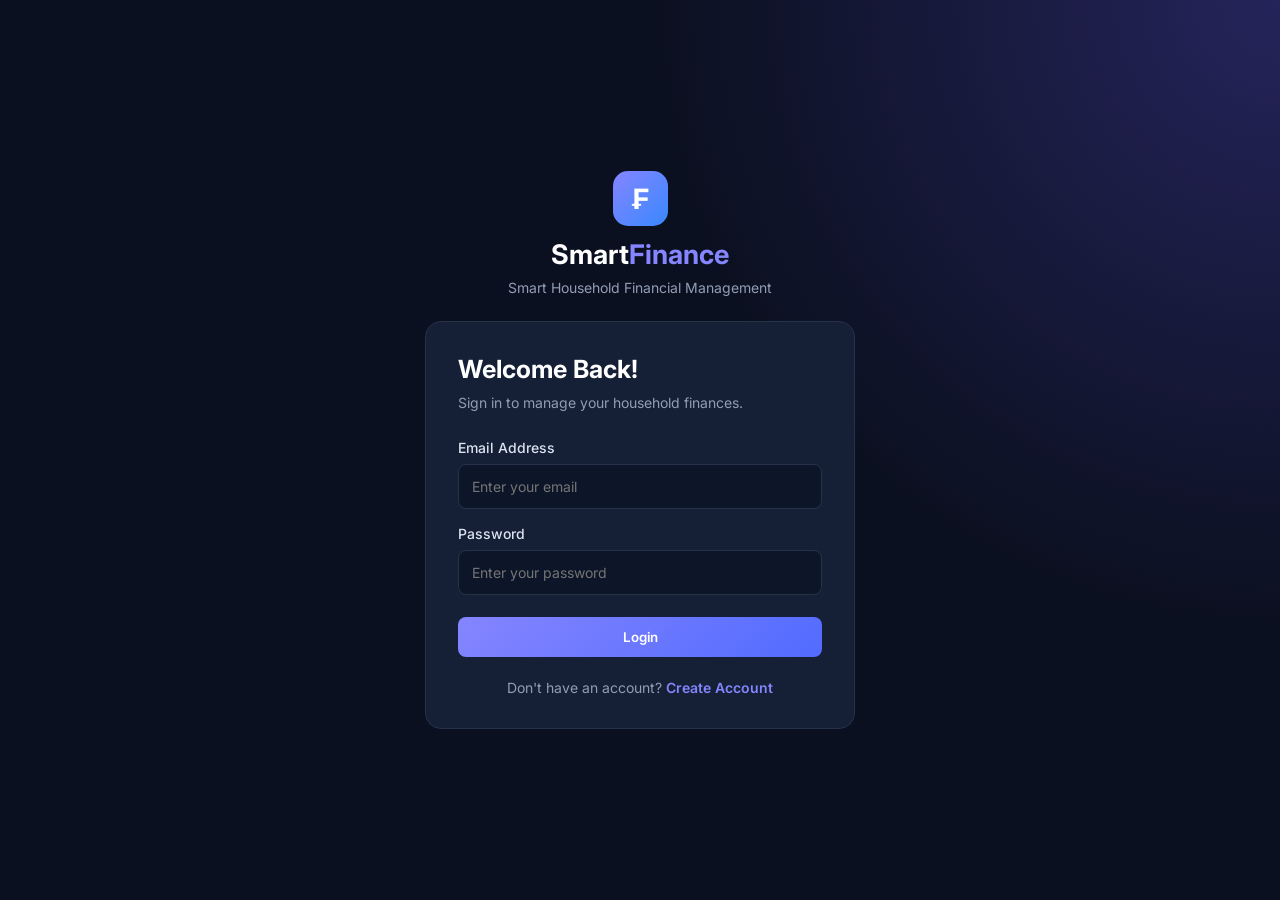
<file: smart household/index.html>
<!DOCTYPE html>
<html lang="en">
<head>
    <meta charset="UTF-8">
    <meta name="viewport" content="width=device-width, initial-scale=1.0">
    <title>Login | Smart Household Finance</title>
    <link rel="stylesheet" href="style.css">
</head>

<body class="auth-body">

    <div class="auth-container">

        <div class="auth-brand">
            <div class="brand-icon">₣</div>
            <h1>Smart<span>Finance</span></h1>
            <p>Smart Household Financial Management</p>
        </div>

        <div class="auth-card">
            <h2>Welcome Back!</h2>
            <p class="muted">
                Sign in to manage your household finances.
            </p>

            <form id="loginForm">

                <label>Email Address</label>
                <input type="email"
                       id="loginEmail"
                       placeholder="Enter your email"
                       required>

                <label>Password</label>
                <input type="password"
                       id="loginPassword"
                       placeholder="Enter your password"
                       required>

                <button type="submit" class="primary-btn full-btn">
                    Login
                </button>

                <p id="loginMessage" class="message"></p>

            </form>

            <p class="auth-switch">
                Don't have an account?
                <a href="register.html">Create Account</a>
            </p>
        </div>

    </div>

    <script src="app.js"></script>
    <script src="auth.js"></script>

</body>
</html>
</file>
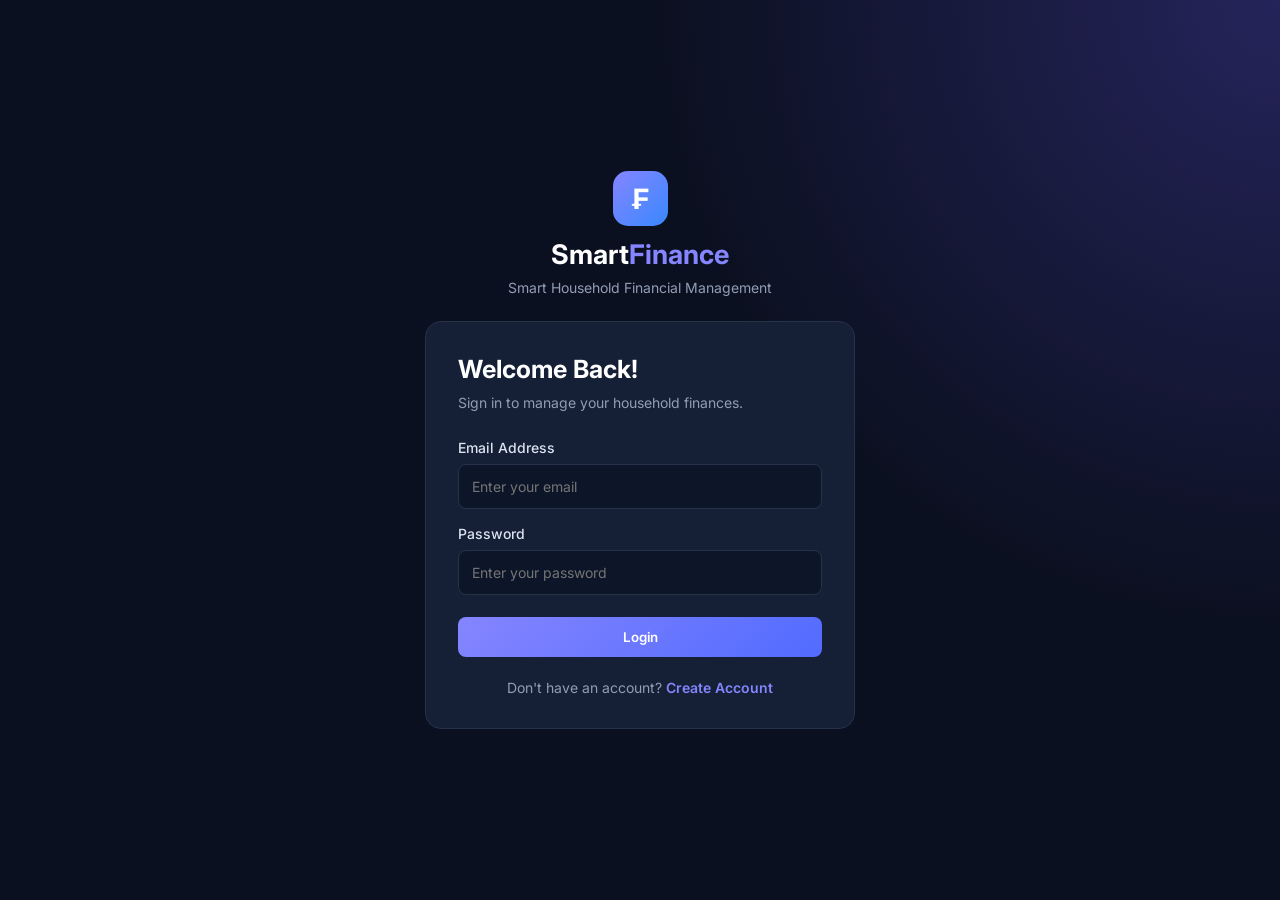
<file: smart household/budgets.html>
<!DOCTYPE html>
<html lang="en">
<head>
<meta charset="UTF-8">
<meta name="viewport" content="width=device-width, initial-scale=1.0">
<title>Budgets | SmartFinance</title>
<link rel="stylesheet" href="style.css">
</head>
<body>
<div class="layout">
<aside class="sidebar">
<div class="logo">₣ Smart<span>Finance</span></div>
<p class="nav-label">MAIN MENU</p>
<nav>
<a href="dashboard.html">▦ Dashboard</a>
<a href="income.html">↗ Income</a>
<a href="expenses.html">↙ Expenses</a>
<a class="active" href="budgets.html">▤ Budgets</a>
<a href="goals.html">◎ Financial Goals</a>
<a href="reports.html">▥ Reports</a>
<a href="settings.html">⚙ Settings</a>
</nav>
<button class="logout-btn" onclick="logout()">↪ Logout</button>
</aside>

<main class="main-content">
<header class="topbar">
<div><h2>Household Budgets</h2><p class="date-display">Plan and monitor your monthly spending limits.</p></div>
</header>

<section class="panel">
<h3>Create a Budget</h3>
<form id="budgetForm" class="form-grid">
<div>
<label>Category</label>
<select id="budgetCategory" required>
<option value="">Select category</option>
<option>Food</option><option>Housing</option><option>Transport</option>
<option>Utilities</option><option>Education</option><option>Healthcare</option>
<option>Entertainment</option><option>Other</option>
</select>
</div>
<div>
<label>Budget Amount (KSh)</label>
<input type="number" id="budgetAmount" min="1" step="0.01" placeholder="Enter budget" required>
</div>
<div>
<label>Month</label>
<input type="month" id="budgetMonth" required>
</div>
<button class="primary-btn" type="submit">+ Create Budget</button>
</form>
</section>

<section class="panel">
<h3>Your Budget Plans</h3>
<div id="budgetList" class="budget-list">
<p class="muted">No budgets created yet.</p>
</div>
</section>
</main>
</div>
<script src="app.js"></script>
<script src="budgets.js"></script>
</body>
</html>
</file>
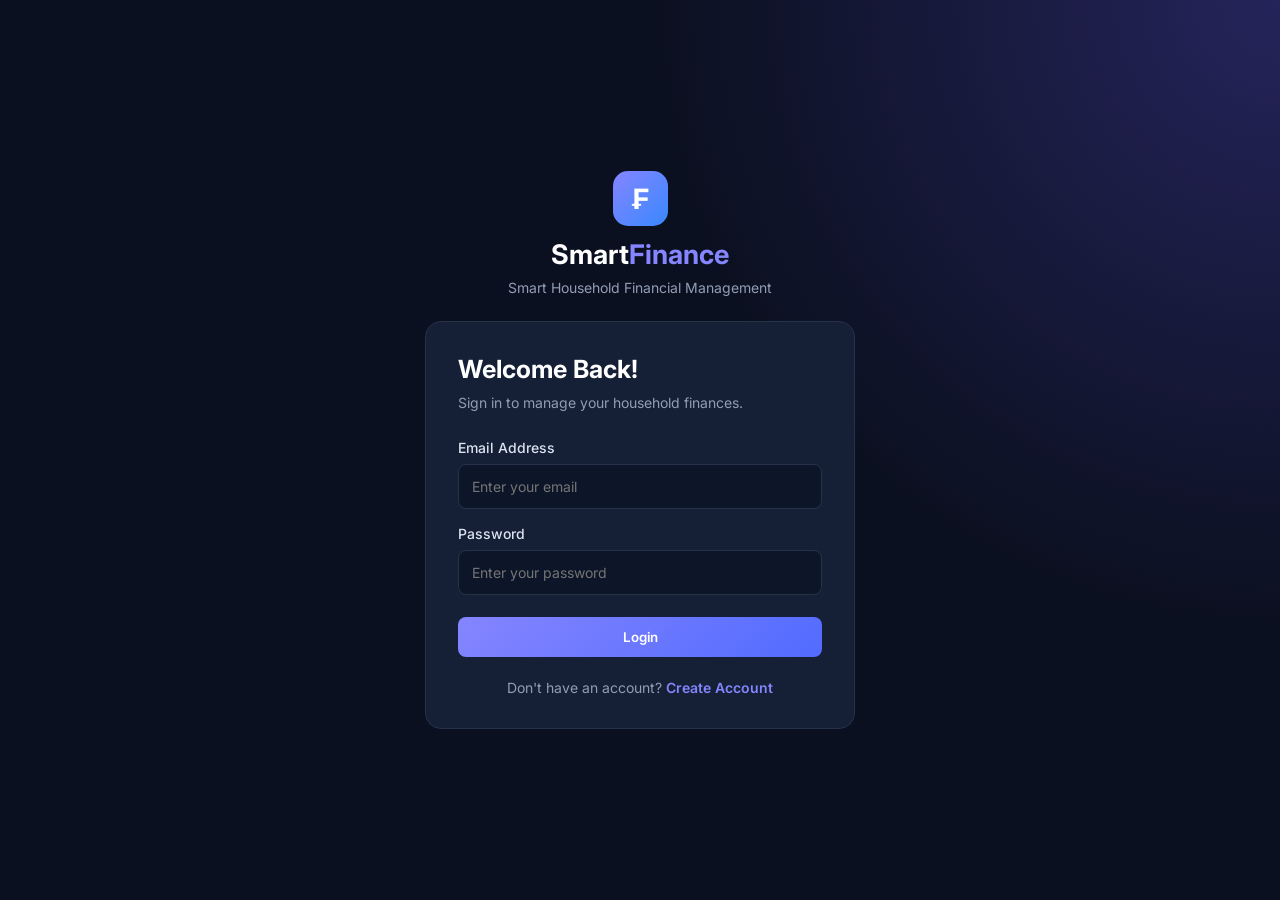
<file: smart household/expenses.html>
<!DOCTYPE html>
<html lang="en">
<head>
<meta charset="UTF-8">
<meta name="viewport" content="width=device-width, initial-scale=1.0">
<title>Expenses | SmartFinance</title>
<link rel="stylesheet" href="style.css">
</head>
<body>
<div class="layout">
<aside class="sidebar">
<div class="logo">₣ Smart<span>Finance</span></div>
<p class="nav-label">MAIN MENU</p>
<nav>
<a href="dashboard.html">▦ Dashboard</a>
<a href="income.html">↗ Income</a>
<a class="active" href="expenses.html">↙ Expenses</a>
<a href="budgets.html">▤ Budgets</a>
<a href="goals.html">◎ Financial Goals</a>
<a href="reports.html">▥ Reports</a>
<a href="settings.html">⚙ Settings</a>
</nav>
<button class="logout-btn" onclick="logout()">↪ Logout</button>
</aside>

<main class="main-content">
<header class="topbar">
<div><h2>Expense Management</h2><p class="date-display">Track where your household money goes.</p></div>
</header>

<div class="summary-card orange small-summary">
<p>Total Expenses</p>
<h2 id="expenseTotal">KSh 0.00</h2>
<span>Your recorded spending</span>
</div>

<section class="panel">
<h3>Record New Expense</h3>
<form id="expenseForm" class="form-grid">
<div>
<label>Expense Name</label>
<input type="text" id="expenseName" placeholder="e.g. Electricity bill" required>
</div>
<div>
<label>Amount (KSh)</label>
<input type="number" id="expenseAmount" min="0.01" step="0.01" placeholder="Enter amount" required>
</div>
<div>
<label>Category</label>
<select id="expenseCategory" required>
<option value="">Select category</option>
<option>Food</option><option>Housing</option><option>Transport</option>
<option>Utilities</option><option>Education</option><option>Healthcare</option>
<option>Entertainment</option><option>Other</option>
</select>
</div>
<div>
<label>Date</label>
<input type="date" id="expenseDate" required>
</div>
<div class="form-wide">
<label>Description</label>
<input type="text" id="expenseDescription" placeholder="Optional details">
</div>
<button class="primary-btn" type="submit">+ Add Expense</button>
</form>
</section>

<section class="panel">
<h3>Expense Records</h3>
<div class="table-wrap">
<table>
<thead><tr><th>Expense</th><th>Category</th><th>Date</th><th>Amount</th><th>Action</th></tr></thead>
<tbody id="expenseList"><tr><td colspan="5">No expenses recorded yet.</td></tr></tbody>
</table>
</div>
</section>
</main>
</div>
<script src="app.js"></script>
<script src="expenses.js"></script>
</body>
</html>
</file>
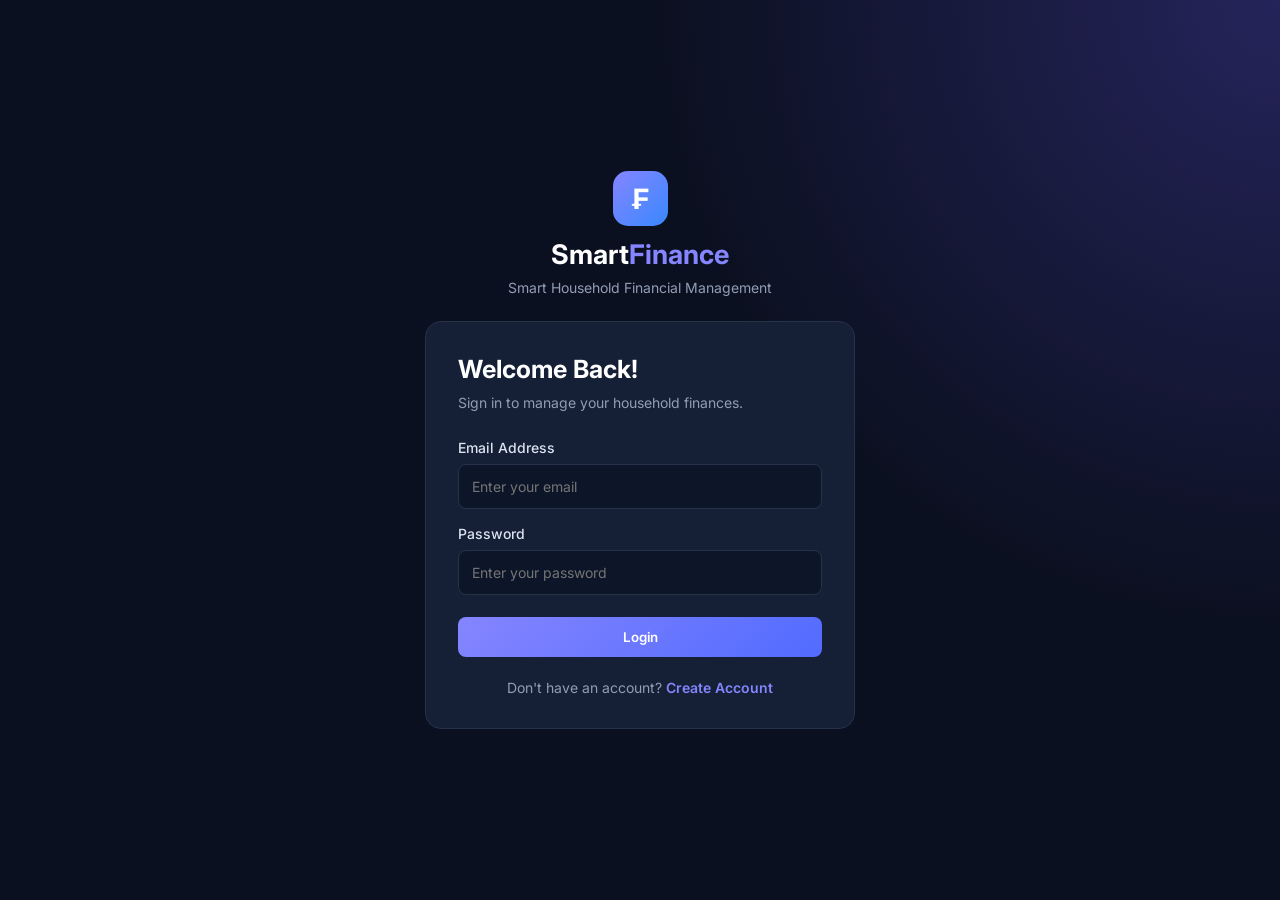
<file: smart household/goals.html>
<!DOCTYPE html>
<html lang="en">
<head>
<meta charset="UTF-8">
<meta name="viewport" content="width=device-width, initial-scale=1.0">
<title>Financial Goals | SmartFinance</title>
<link rel="stylesheet" href="style.css">
</head>
<body>
<div class="layout">
<aside class="sidebar">
<div class="logo">₣ Smart<span>Finance</span></div>
<p class="nav-label">MAIN MENU</p>
<nav>
<a href="dashboard.html">▦ Dashboard</a>
<a href="income.html">↗ Income</a>
<a href="expenses.html">↙ Expenses</a>
<a href="budgets.html">▤ Budgets</a>
<a class="active" href="goals.html">◎ Financial Goals</a>
<a href="reports.html">▥ Reports</a>
<a href="settings.html">⚙ Settings</a>
</nav>
<button class="logout-btn" onclick="logout()">↪ Logout</button>
</aside>

<main class="main-content">
<header class="topbar">
<div><h2>Financial Goals</h2><p class="date-display">Set savings targets and follow your progress.</p></div>
</header>

<section class="panel">
<h3>Create a Savings Goal</h3>
<form id="goalForm" class="form-grid">
<div>
<label>Goal Name</label>
<input type="text" id="goalName" placeholder="e.g. Emergency Fund" required>
</div>
<div>
<label>Target Amount (KSh)</label>
<input type="number" id="goalTarget" min="1" step="0.01" placeholder="Target amount" required>
</div>
<div>
<label>Amount Already Saved (KSh)</label>
<input type="number" id="goalSaved" min="0" step="0.01" value="0" required>
</div>
<div>
<label>Target Date</label>
<input type="date" id="goalDate" required>
</div>
<button class="primary-btn" type="submit">+ Add Goal</button>
</form>
</section>

<section class="panel">
<h3>Your Savings Goals</h3>
<div id="goalList" class="goal-grid">
<p class="muted">No savings goals created yet.</p>
</div>
</section>
</main>
</div>
<script src="app.js"></script>
<script src="goals.js"></script>
</body>
</html>
</file>
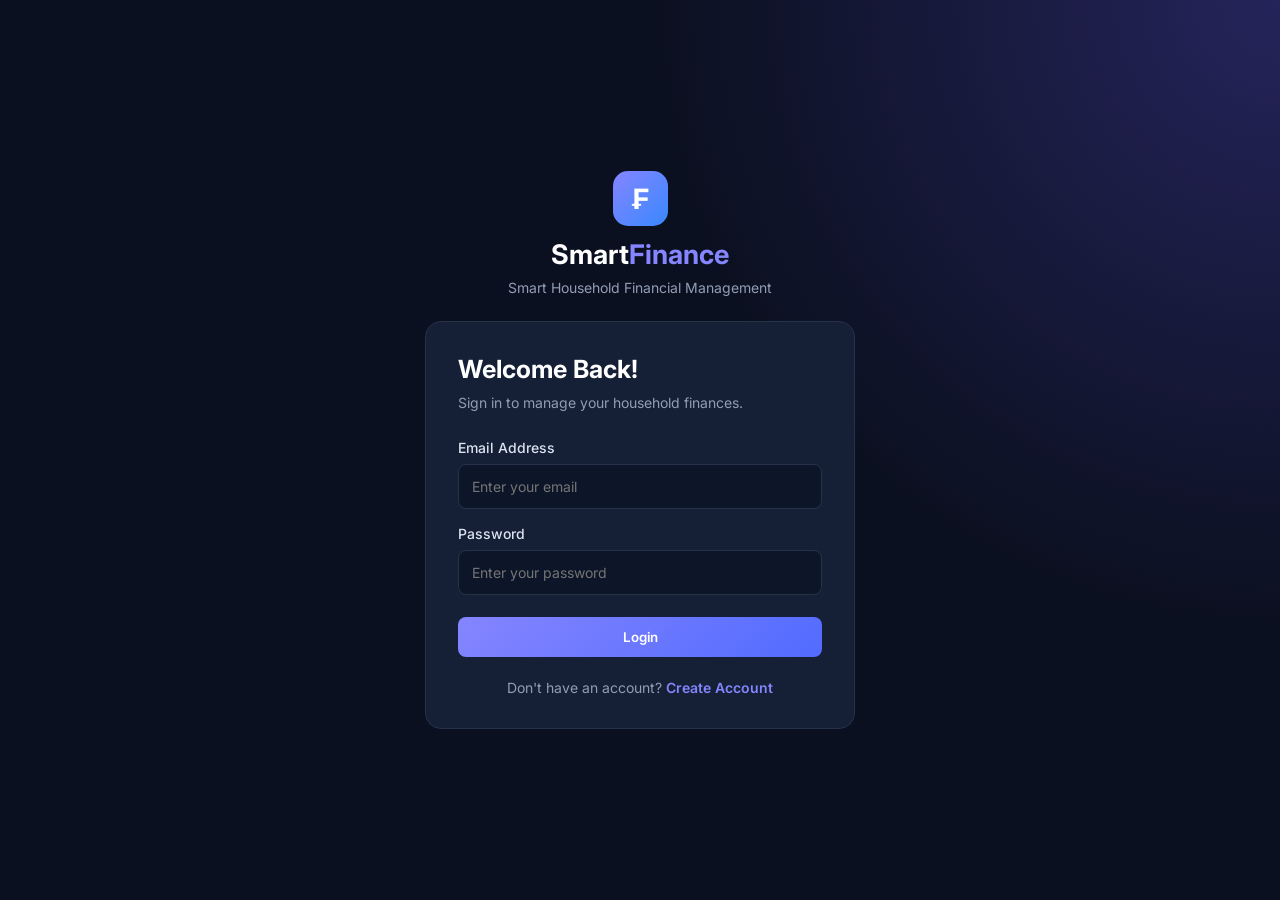
<file: smart household/income.html>
<!DOCTYPE html>
<html lang="en">
<head>
<meta charset="UTF-8">
<meta name="viewport" content="width=device-width, initial-scale=1.0">
<title>Income | SmartFinance</title>
<link rel="stylesheet" href="style.css">
</head>
<body>
<div class="layout">
<aside class="sidebar">
<div class="logo">₣ Smart<span>Finance</span></div>
<p class="nav-label">MAIN MENU</p>
<nav>
<a href="dashboard.html">▦ Dashboard</a>
<a class="active" href="income.html">↗ Income</a>
<a href="expenses.html">↙ Expenses</a>
<a href="budgets.html">▤ Budgets</a>
<a href="goals.html">◎ Financial Goals</a>
<a href="reports.html">▥ Reports</a>
<a href="settings.html">⚙ Settings</a>
</nav>
<button class="logout-btn" onclick="logout()">↪ Logout</button>
</aside>

<main class="main-content">
<header class="topbar">
<div><h2>Income Management</h2><p class="date-display">Record and manage household income.</p></div>
</header>

<div class="summary-card green small-summary">
<p>Total Income</p>
<h2 id="incomeTotal">KSh 0.00</h2>
<span>Your recorded income</span>
</div>

<section class="panel">
<h3>Add New Income</h3>
<form id="incomeForm" class="form-grid">
<div>
<label>Income Source</label>
<input type="text" id="incomeSource" placeholder="e.g. Salary" required>
</div>
<div>
<label>Amount (KSh)</label>
<input type="number" id="incomeAmount" min="0.01" step="0.01" placeholder="Enter amount" required>
</div>
<div>
<label>Date</label>
<input type="date" id="incomeDate" required>
</div>
<div>
<label>Category</label>
<select id="incomeCategory" required>
<option value="">Select category</option>
<option>Salary</option><option>Business</option><option>Freelance</option>
<option>Investment</option><option>Other</option>
</select>
</div>
<div class="form-wide">
<label>Description</label>
<input type="text" id="incomeDescription" placeholder="Optional details">
</div>
<button class="primary-btn" type="submit">+ Add Income</button>
</form>
</section>

<section class="panel">
<h3>Income Records</h3>
<div class="table-wrap">
<table>
<thead><tr><th>Source</th><th>Category</th><th>Date</th><th>Amount</th><th>Action</th></tr></thead>
<tbody id="incomeList"><tr><td colspan="5">No income recorded yet.</td></tr></tbody>
</table>
</div>
</section>
</main>
</div>
<script src="app.js"></script>
<script src="income.js"></script>
</body>
</html>
</file>
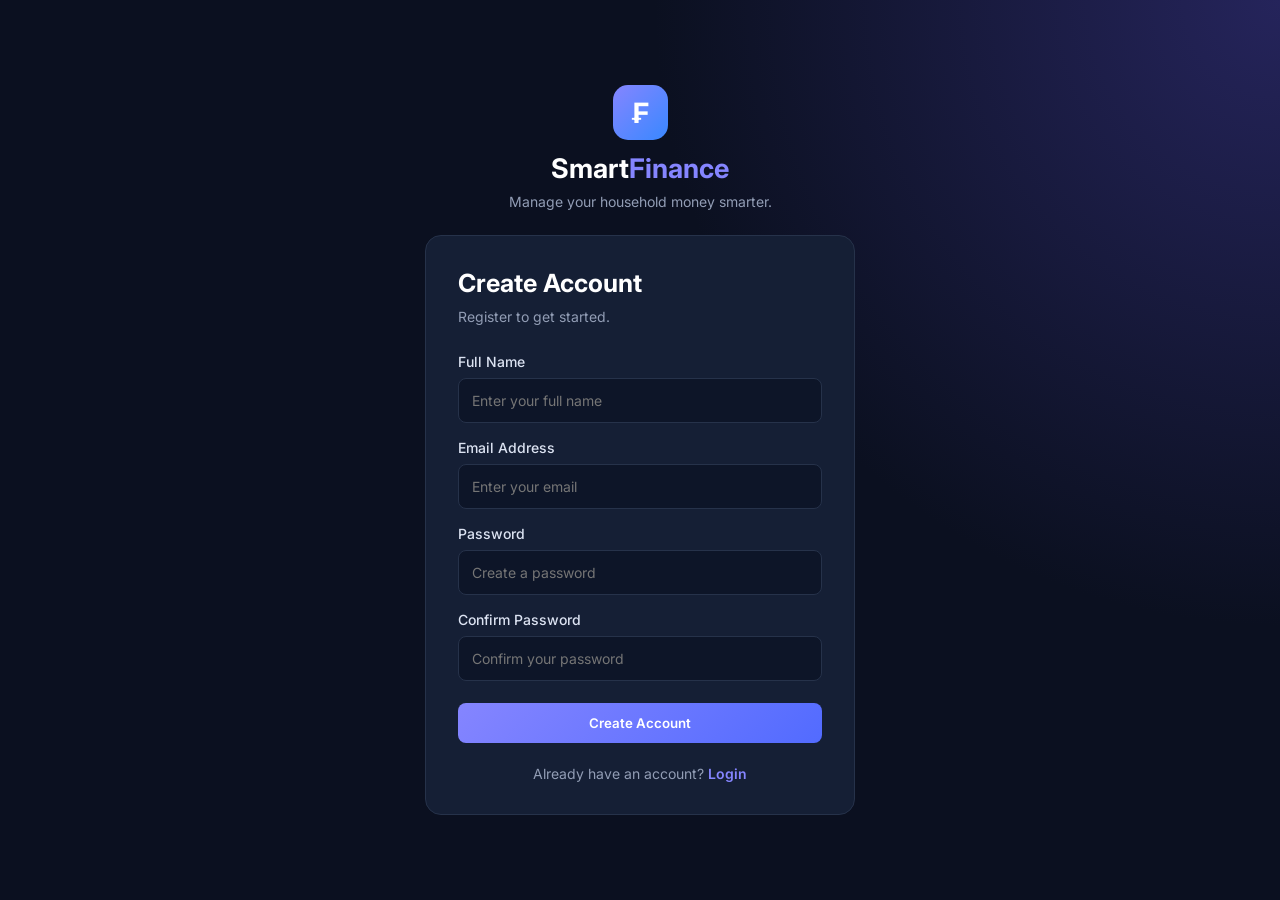
<file: smart household/register.html>
<!DOCTYPE html>
<html lang="en">
<head>
    <meta charset="UTF-8">
    <meta name="viewport" content="width=device-width, initial-scale=1.0">
    <title>Create Account | Smart Household Finance</title>
    <link rel="stylesheet" href="style.css">
</head>
<body class="auth-body">

    <div class="auth-container">

        <div class="auth-brand">
            <div class="brand-icon">₣</div>
            <h1>Smart<span>Finance</span></h1>
            <p>Manage your household money smarter.</p>
        </div>

        <div class="auth-card">
            <h2>Create Account</h2>
            <p class="muted">Register to get started.</p>

            <form id="registerForm">

                <label>Full Name</label>
                <input type="text" id="registerName"
                       placeholder="Enter your full name" required>

                <label>Email Address</label>
                <input type="email" id="registerEmail"
                       placeholder="Enter your email" required>

                <label>Password</label>
                <input type="password" id="registerPassword"
                       placeholder="Create a password" minlength="6" required>

                <label>Confirm Password</label>
                <input type="password" id="confirmPassword"
                       placeholder="Confirm your password" required>

                <button type="submit" class="primary-btn full-btn">
                    Create Account
                </button>

                <p id="registerMessage" class="message"></p>
            </form>

            <p class="auth-switch">
                Already have an account?
                <a href="index.html">Login</a>
            </p>
        </div>

    </div>

    <script src="app.js"></script>
    <script src="auth.js"></script>
</body>
</html>
</file>
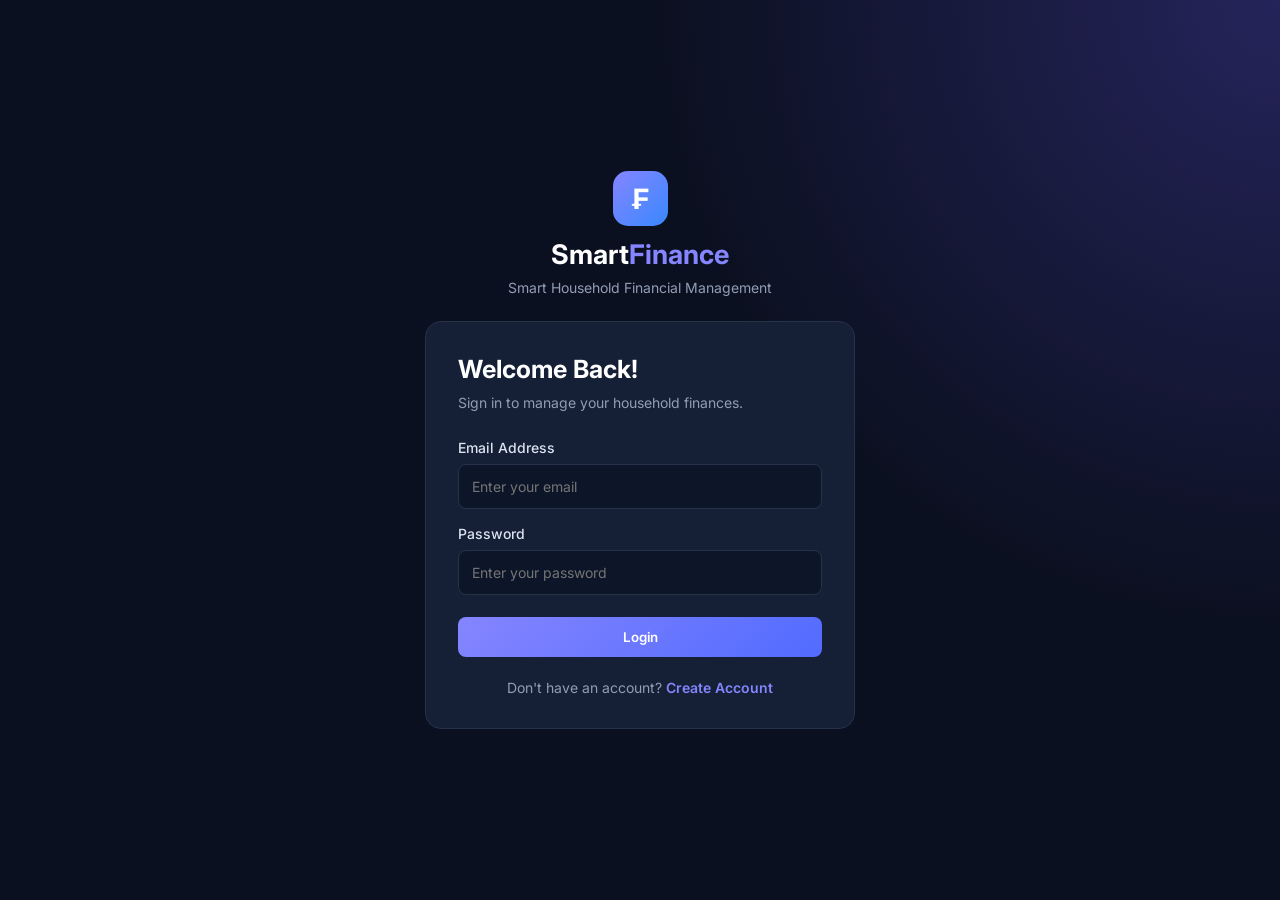
<file: smart household/settings.html>
<!DOCTYPE html>
<html lang="en">
<head>
<meta charset="UTF-8">
<meta name="viewport" content="width=device-width, initial-scale=1.0">
<title>Settings | SmartFinance</title>
<link rel="stylesheet" href="style.css">
</head>
<body>
<div class="layout">
<aside class="sidebar">
<div class="logo">₣ Smart<span>Finance</span></div>
<p class="nav-label">MAIN MENU</p>
<nav>
<a href="dashboard.html">▦ Dashboard</a>
<a href="income.html">↗ Income</a>
<a href="expenses.html">↙ Expenses</a>
<a href="budgets.html">▤ Budgets</a>
<a href="goals.html">◎ Financial Goals</a>
<a href="reports.html">▥ Reports</a>
<a class="active" href="settings.html">⚙ Settings</a>
</nav>
<button class="logout-btn" onclick="logout()">↪ Logout</button>
</aside>

<main class="main-content">
<header class="topbar">
<div><h2>Account Settings</h2><p class="date-display">Manage your account information.</p></div>
</header>

<section class="panel">
<h3>Personal Information</h3>
<form id="settingsForm" class="form-grid">
<div>
<label>Full Name</label>
<input type="text" id="settingsName" required>
</div>
<div>
<label>Email Address</label>
<input type="email" id="settingsEmail" disabled>
</div>
<button type="submit" class="primary-btn">Save Changes</button>
<p id="settingsMessage" class="message form-wide"></p>
</form>
</section>

<section class="panel danger-panel">
<h3>Account Management</h3>
<p class="muted">Permanently delete your account and locally stored financial records.</p>
<button type="button" class="danger-btn" onclick="deleteAccount()">Delete Account</button>
</section>
</main>
</div>
<script src="app.js"></script>
</body>
</html>
</file>
<file: smart household/style.css>
@import url('https://fonts.googleapis.com/css2?family=Inter:wght@400;500;600;700;800&display=swap');

:root {
    --background: #0b1020;
    --sidebar: #121a2e;
    --panel: #151f35;
    --border: #26324a;
    --purple: #8585ff;
    --blue: #3988ff;
    --green: #24c78b;
    --orange: #ffae57;
    --white: #ffffff;
    --muted: #929db5;
}

* {
    margin: 0;
    padding: 0;
    box-sizing: border-box;
}

body {
    background: var(--background);
    color: var(--white);
    font-family: 'Inter', sans-serif;
    font-size: 14px;
}

a {
    color: var(--purple);
    text-decoration: none;
}

button, input, select {
    font-family: inherit;
}

button {
    cursor: pointer;
}

/* AUTHENTICATION */

.auth-body {
    min-height: 100vh;
    display: flex;
    justify-content: center;
    align-items: center;
    padding: 25px;
    background:
        radial-gradient(circle at top right, #25245b 0%, transparent 40%),
        var(--background);
}

.auth-container {
    width: 100%;
    max-width: 430px;
}

.auth-brand {
    text-align: center;
    margin-bottom: 25px;
}

.brand-icon {
    background: linear-gradient(135deg, #8585ff, #3988ff);
    width: 55px;
    height: 55px;
    border-radius: 15px;
    display: grid;
    place-items: center;
    margin: auto auto 12px;
    font-size: 28px;
    font-weight: bold;
}

.auth-brand h1 {
    font-size: 27px;
}

.auth-brand h1 span,
.logo span {
    color: var(--purple);
}

.auth-brand p {
    color: var(--muted);
    margin-top: 8px;
}

.auth-card {
    background: var(--panel);
    border: 1px solid var(--border);
    padding: 32px;
    border-radius: 16px;
}

.auth-card h2 {
    font-size: 25px;
    margin-bottom: 8px;
}

.muted {
    color: var(--muted);
    line-height: 1.6;
}

.auth-card .muted {
    margin-bottom: 24px;
}

label {
    display: block;
    margin: 16px 0 8px;
    color: #dce3f2;
    font-weight: 500;
}

input, select {
    width: 100%;
    padding: 13px;
    background: #0d1528;
    border: 1px solid var(--border);
    border-radius: 8px;
    color: white;
    outline: none;
    font-size: 14px;
}

input:focus, select:focus {
    border-color: var(--purple);
}

input:disabled {
    opacity: .6;
    cursor: not-allowed;
}

.primary-btn, .secondary-btn, .danger-btn {
    border: none;
    padding: 12px 19px;
    border-radius: 8px;
    font-weight: 600;
    color: white;
    transition: .2s;
}

.primary-btn {
    background: linear-gradient(135deg, #8585ff, #526bff);
}

.primary-btn:hover {
    opacity: .85;
    transform: translateY(-1px);
}

.secondary-btn {
    background: #293956;
}

.danger-btn {
    background: #a9364c;
}

.full-btn {
    width: 100%;
    margin-top: 22px;
}

.auth-switch {
    text-align: center;
    color: var(--muted);
    margin-top: 22px;
}

.auth-switch a {
    font-weight: 600;
}

.message {
    margin-top: 12px;
    font-size: 13px;
    color: var(--green);
}

.message.error {
    color: #ff7474;
}

/* MAIN LAYOUT */

.layout {
    display: flex;
    min-height: 100vh;
}

.sidebar {
    width: 245px;
    background: var(--sidebar);
    padding: 27px 16px;
    border-right: 1px solid var(--border);
    display: flex;
    flex-direction: column;
    flex-shrink: 0;
}

.logo {
    font-size: 22px;
    font-weight: 800;
    padding: 0 10px;
    margin-bottom: 42px;
}

.nav-label {
    color: #71809d;
    font-size: 11px;
    letter-spacing: 1.5px;
    font-weight: 700;
    padding: 0 12px;
    margin-bottom: 14px;
}

.sidebar nav {
    display: flex;
    flex-direction: column;
    gap: 8px;
}

.sidebar nav a {
    display: block;
    color: #aab5ca;
    padding: 13px;
    border-radius: 8px;
    transition: .2s;
}

.sidebar nav a:hover,
.sidebar nav a.active {
    background: #292d59;
    color: white;
}

.sidebar nav a.active {
    border-left: 3px solid var(--purple);
}

.logout-btn {
    margin-top: auto;
    padding: 13px;
    background: transparent;
    border: 1px solid var(--border);
    color: #ff8181;
    border-radius: 8px;
    text-align: left;
}

.main-content {
    flex: 1;
    min-width: 0;
    padding: 30px;
    overflow: hidden;
}

.topbar {
    display: flex;
    justify-content: space-between;
    align-items: center;
    margin-bottom: 28px;
    gap: 15px;
}

.topbar h2 {
    font-size: 25px;
    margin-bottom: 6px;
}

.date-display {
    color: var(--muted);
}

/* DASHBOARD CARDS */

.summary-grid {
    display: grid;
    grid-template-columns: repeat(4, 1fr);
    gap: 18px;
    margin-bottom: 22px;
}

.summary-card {
    border: 1px solid var(--border);
    border-radius: 13px;
    padding: 22px;
    min-width: 0;
}

.summary-card p {
    color: #d0d8e8;
    margin-bottom: 16px;
}

.summary-card h2 {
    font-size: clamp(17px, 2vw, 25px);
    margin-bottom: 10px;
    overflow-wrap: anywhere;
}

.summary-card span {
    font-size: 12px;
    color: #d2d7e8;
}

.purple {
    background: linear-gradient(135deg, #453c86, #292958);
}

.blue {
    background: linear-gradient(135deg, #214f86, #172e50);
}

.green {
    background: linear-gradient(135deg, #176b55, #143c3d);
}

.orange {
    background: linear-gradient(135deg, #8c592c, #4e362a);
}

.small-summary {
    max-width: 350px;
    margin-bottom: 22px;
}

/* PANELS */

.panel {
    background: var(--panel);
    border: 1px solid var(--border);
    padding: 23px;
    border-radius: 13px;
    margin-bottom: 22px;
    min-width: 0;
}

.panel h3 {
    font-size: 17px;
    margin-bottom: 20px;
}

.content-grid {
    display: grid;
    grid-template-columns: 1.4fr 1fr;
    gap: 20px;
    margin-bottom: 22px;
}

.content-grid .panel {
    margin-bottom: 0;
    min-width: 0;
}

.panel canvas {
    width: 100% !important;
    max-height: 290px;
}

.panel-heading {
    display: flex;
    justify-content: space-between;
    align-items: center;
    gap: 12px;
    margin-bottom: 20px;
}

.panel-heading h3 {
    margin: 0;
}

/* TABLES */

.table-wrap {
    width: 100%;
    overflow-x: auto;
}

table {
    width: 100%;
    border-collapse: collapse;
    min-width: 580px;
    text-align: left;
}

th {
    color: var(--muted);
    font-size: 12px;
    font-weight: 600;
    padding: 14px;
    border-bottom: 1px solid var(--border);
}

td {
    padding: 15px 14px;
    border-bottom: 1px solid var(--border);
    color: #dce3f2;
}

tbody tr:last-child td {
    border-bottom: none;
}

.delete-btn {
    background: #472a39;
    color: #ff9999;
    border: none;
    padding: 7px 11px;
    border-radius: 6px;
}

/* FORMS */

.form-grid {
    display: grid;
    grid-template-columns: repeat(2, 1fr);
    gap: 5px 18px;
    align-items: end;
}

.form-grid label {
    margin-top: 10px;
}

.form-grid button {
    margin-top: 18px;
    width: fit-content;
}

.form-wide {
    grid-column: 1 / -1;
}

/* BUDGETS AND GOALS */

.budget-list, .goal-grid {
    display: grid;
    grid-template-columns: repeat(2, 1fr);
    gap: 16px;
}

.budget-item, .goal-item {
    background: #10192c;
    border: 1px solid var(--border);
    padding: 20px;
    border-radius: 11px;
}

.budget-item h4, .goal-item h4 {
    font-size: 16px;
    margin-bottom: 10px;
}

.progress-track {
    background: #29344c;
    height: 9px;
    border-radius: 10px;
    overflow: hidden;
    margin: 14px 0;
}

.progress-fill {
    height: 100%;
    background: linear-gradient(90deg, #8585ff, #3988ff);
    border-radius: 10px;
}

.goal-item .progress-fill {
    background: linear-gradient(90deg, #24c78b, #3988ff);
}

.item-actions {
    display: flex;
    justify-content: space-between;
    align-items: center;
    gap: 10px;
    margin-top: 15px;
}

.item-actions button {
    background: #293956;
    border: none;
    color: white;
    border-radius: 6px;
    padding: 8px 12px;
}

.item-actions .delete-btn {
    background: #472a39;
    color: #ff9999;
}

.danger-panel {
    border-color: #753444;
}

/* RESPONSIVE */

@media(max-width: 1050px) {
    .summary-grid {
        grid-template-columns: repeat(2, 1fr);
    }

    .content-grid {
        grid-template-columns: 1fr;
    }
}

@media(max-width: 700px) {
    .layout {
        flex-direction: column;
    }

    .sidebar {
        width: 100%;
        padding: 15px;
    }

    .logo {
        margin-bottom: 18px;
    }

    .sidebar nav {
        display: grid;
        grid-template-columns: repeat(2, 1fr);
        gap: 5px;
    }

    .sidebar nav a {
        padding: 10px;
        font-size: 12px;
    }

    .nav-label {
        margin-bottom: 8px;
    }

    .logout-btn {
        margin-top: 15px;
    }

    .main-content {
        padding: 18px 13px;
    }

    .topbar h2 {
        font-size: 21px;
    }

    .summary-grid {
        grid-template-columns: 1fr 1fr;
        gap: 10px;
    }

    .summary-card {
        padding: 15px;
    }

    .summary-card h2 {
        font-size: 17px;
    }

    .panel {
        padding: 16px;
    }

    .form-grid, .budget-list, .goal-grid {
        grid-template-columns: 1fr;
    }

    .form-wide {
        grid-column: auto;
    }

    .auth-card {
        padding: 23px;
    }
}
</file>
